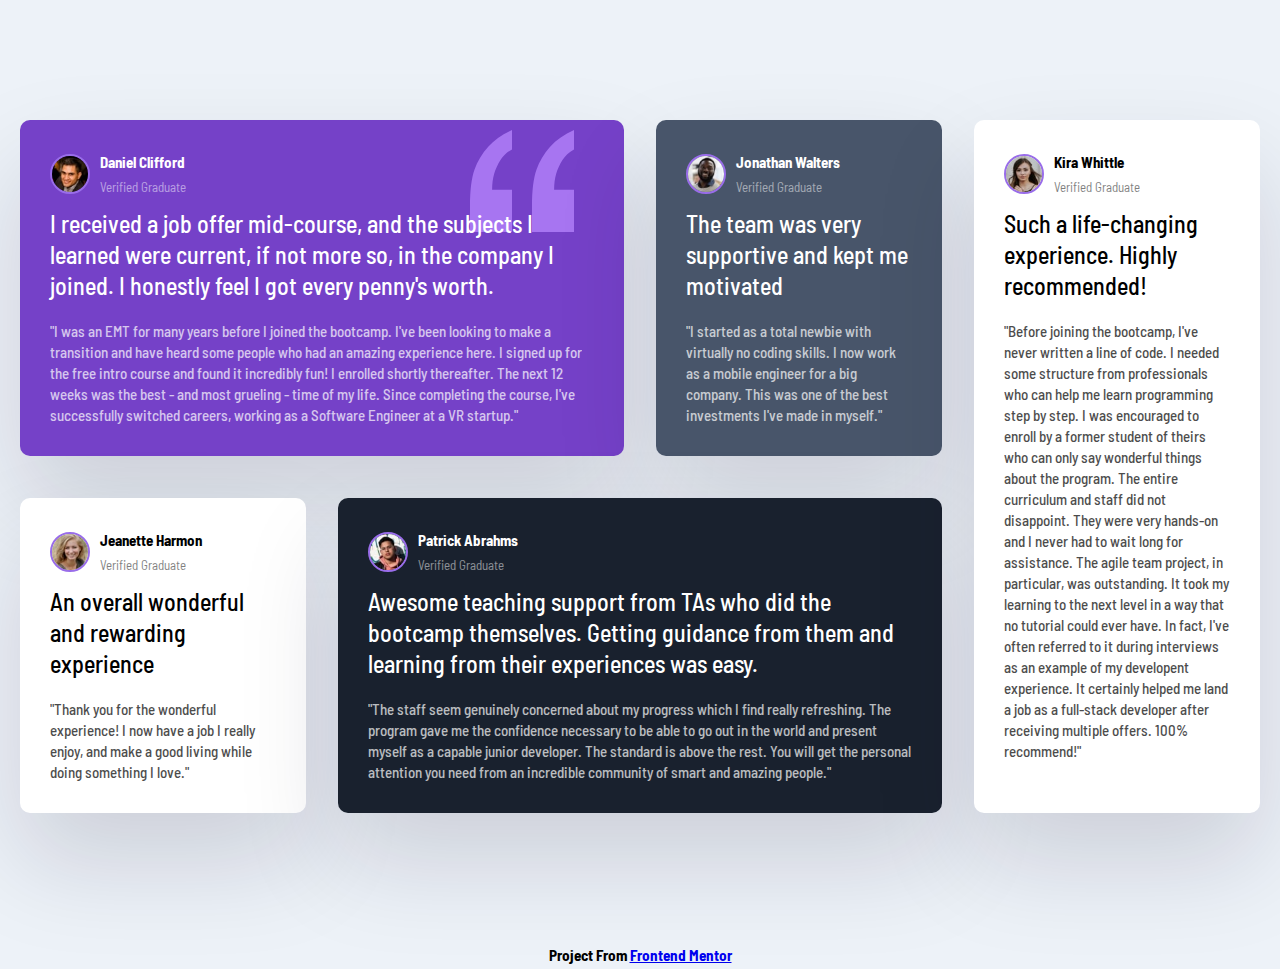
<file: project/index.html>
<!DOCTYPE html>
<html lang="en">
  <head>
    <meta charset="UTF-8" />
    <meta name="viewport" content="width=device-width, initial-scale=1.0" />
    <link rel="stylesheet" href="./style.css" />
    <title>Testimonials</title>
  </head>
  <body>
    <div class="testimonials">
      <div class="card card--bg-purple">
        <div class="card__header">
          <img src="./images/image-daniel.jpg" alt="" class="card__img" />
          <div>
            <h3>Daniel Clifford</h3>
            <p>Verified Graduate</p>
          </div>
        </div>
        <p class="card__lead">
          I received a job offer mid-course, and the subjects I learned were
          current, if not more so, in the company I joined. I honestly feel I
          got every penny's worth.
        </p>
        <p class="card__quote">
          "I was an EMT for many years before I joined the bootcamp. I've been
          looking to make a transition and have heard some people who had an
          amazing experience here. I signed up for the free intro course and
          found it incredibly fun! I enrolled shortly thereafter. The next 12
          weeks was the best - and most grueling - time of my life. Since
          completing the course, I've successfully switched careers, working as
          a Software Engineer at a VR startup."
        </p>
      </div>

      <div class="card card--bg-gray-blue">
        <header class="card__header">
          <img src="images/image-jonathan.jpg" class="card__img" alt="" />
          <div>
            <h3>Jonathan Walters</h3>
            <p>Verified Graduate</p>
          </div>
        </header>
        <p class="card__lead">
          The team was very supportive and kept me motivated
        </p>
        <p class="card__quote">
          "I started as a total newbie with virtually no coding skills. I now
          work as a mobile engineer for a big company. This was one of the best
          investments I've made in myself."
        </p>
      </div>

      <div class="card">
        <header class="card__header">
          <img src="images/image-jeanette.jpg" class="card__img" alt="" />
          <div>
            <h3>Jeanette Harmon</h3>
            <p>Verified Graduate</p>
          </div>
        </header>
        <p class="card__lead">An overall wonderful and rewarding experience</p>
        <p class="card__quote">
          "Thank you for the wonderful experience! I now have a job I really
          enjoy, and make a good living while doing something I love."
        </p>
      </div>

      <div class="card card--bg-black-blue">
        <header class="card__header">
          <img src="images/image-patrick.jpg" class="card__img" alt="" />
          <div>
            <h3>Patrick Abrahms</h3>
            <p>Verified Graduate</p>
          </div>
        </header>
        <p class="card__lead">
          Awesome teaching support from TAs who did the bootcamp themselves.
          Getting guidance from them and learning from their experiences was
          easy.
        </p>
        <p class="card__quote">
          "The staff seem genuinely concerned about my progress which I find
          really refreshing. The program gave me the confidence necessary to be
          able to go out in the world and present myself as a capable junior
          developer. The standard is above the rest. You will get the personal
          attention you need from an incredible community of smart and amazing
          people."
        </p>
      </div>

      <div class="card">
        <header class="card__header">
          <img src="images/image-kira.jpg" class="card__img" alt="" />
          <div>
            <h3>Kira Whittle</h3>
            <p>Verified Graduate</p>
          </div>
        </header>
        <p class="card__lead">
          Such a life-changing experience. Highly recommended!
        </p>
        <p class="card__quote">
          "Before joining the bootcamp, I've never written a line of code. I
          needed some structure from professionals who can help me learn
          programming step by step. I was encouraged to enroll by a former
          student of theirs who can only say wonderful things about the program.
          The entire curriculum and staff did not disappoint. They were very
          hands-on and I never had to wait long for assistance. The agile team
          project, in particular, was outstanding. It took my learning to the
          next level in a way that no tutorial could ever have. In fact, I've
          often referred to it during interviews as an example of my developent
          experience. It certainly helped me land a job as a full-stack
          developer after receiving multiple offers. 100% recommend!"
        </p>
      </div>
    </div>

    <footer>
      <h3>
        Project From
        <a
          href="https://www.frontendmentor.io/challenges/testimonials-grid-section-Nnw6J7Un7"
          >Frontend Mentor</a
        >
      </h3>
    </footer>
  </body>
</html>
</file>
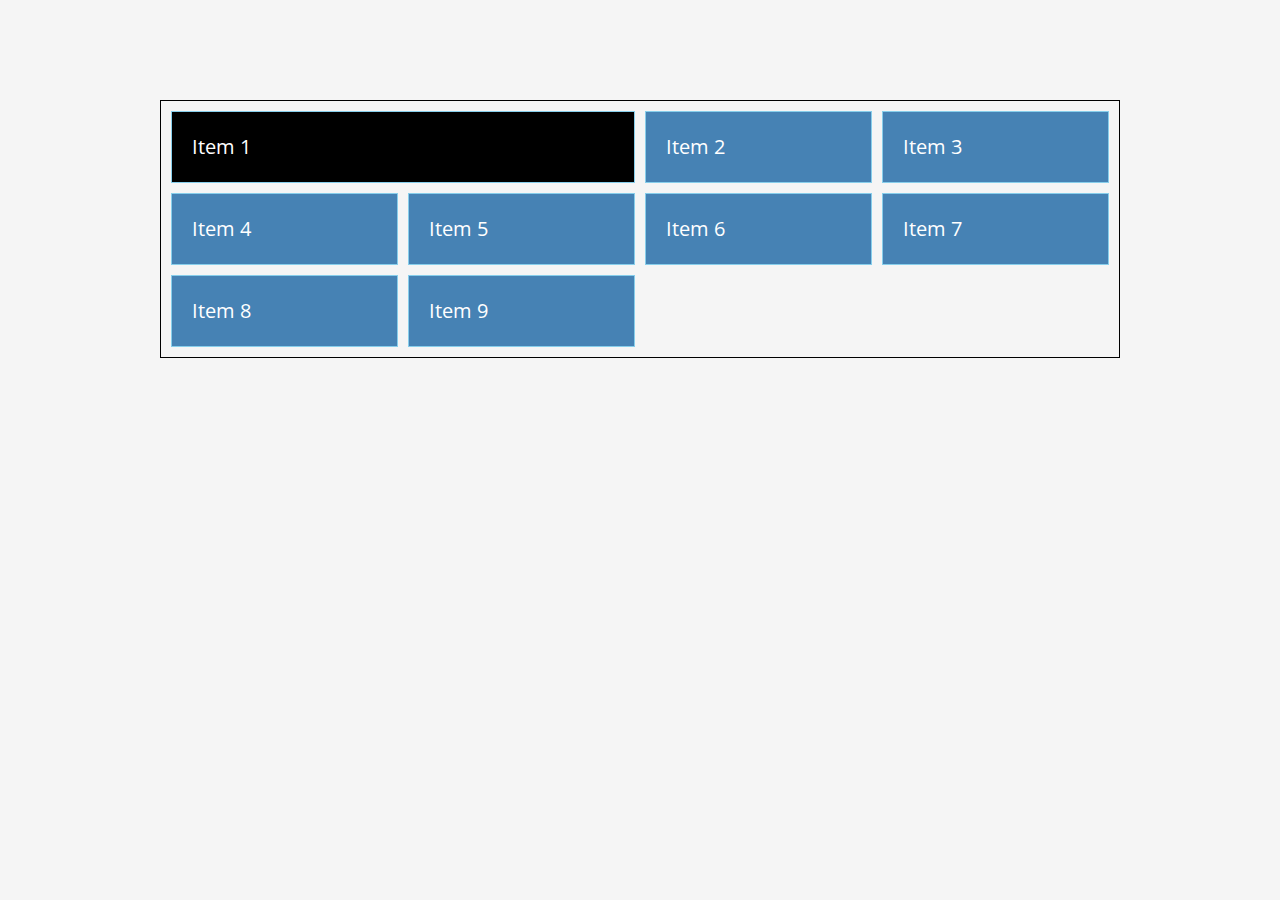
<file: sandbox/grid.html>
<!DOCTYPE html>
<html lang="en">
  <head>
    <meta charset="UTF-8" />
    <meta name="viewport" content="width=device-width initial-scale=1.0" />
    <link rel="stylesheet" href="./grid.css" />
    <title>Testimonial Page</title>
  </head>
  <body>
    <div class="container">
      <div class="item">Item 1</div>
      <div class="item">Item 2</div>
      <div class="item">Item 3</div>
      <div class="item">Item 4</div>
      <div class="item">Item 5</div>
      <div class="item">Item 6</div>
      <div class="item">Item 7</div>
      <div class="item">Item 8</div>
      <div class="item">Item 9</div>
    </div>
  </body>
</html>
</file>
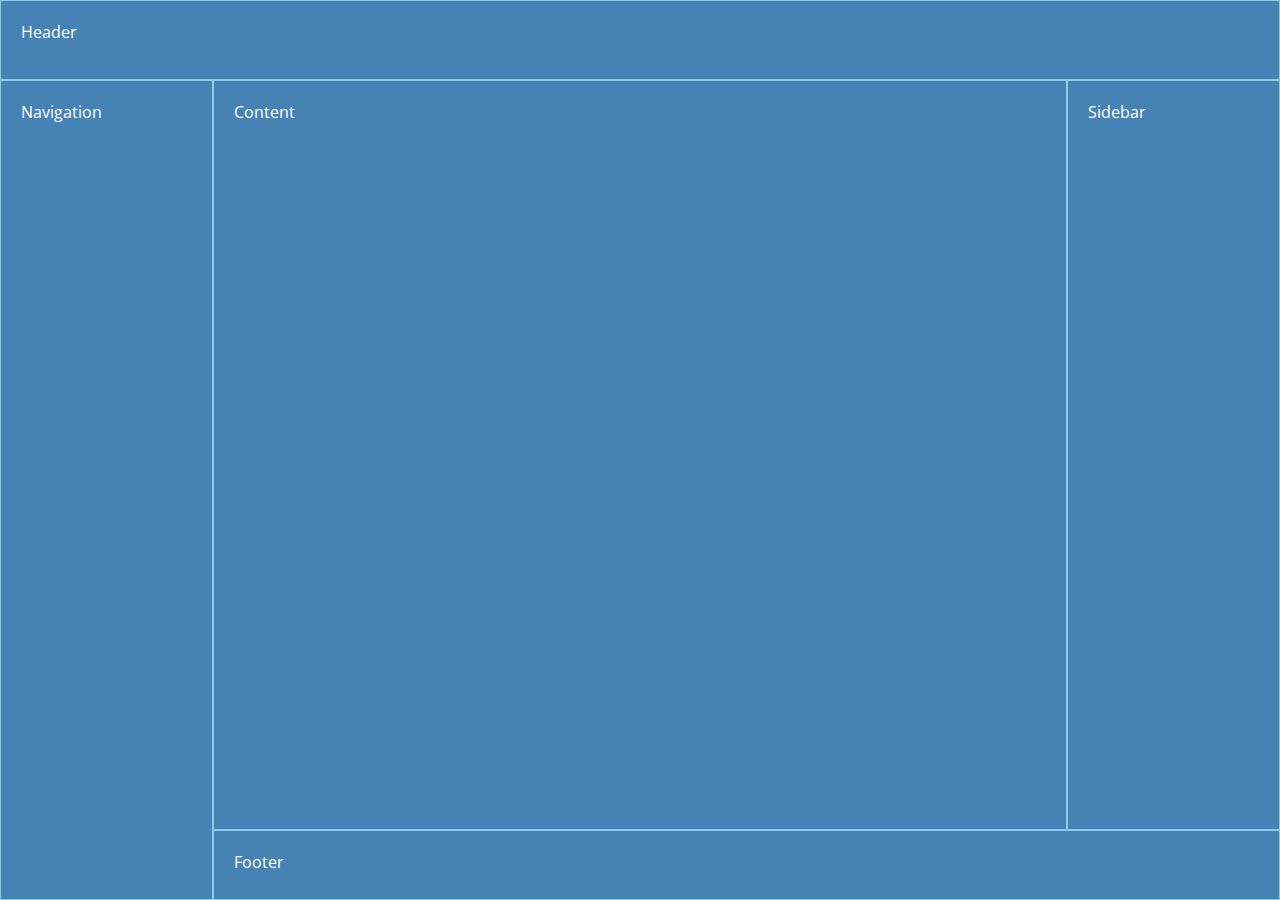
<file: sandbox/grid2.html>
<!DOCTYPE html>
<html lang="en">
  <head>
    <meta charset="UTF-8" />
    <meta name="viewport" content="width=device-width, initial-scale=1.0" />
    <link rel="stylesheet" href="./grid2.css" />
    <title>CSS Grid Template Areas</title>
  </head>
  <body>
    <header>Header</header>
    <main>Content</main>
    <nav>Navigation</nav>
    <aside>Sidebar</aside>
    <footer>Footer</footer>
  </body>
</html>
</file>
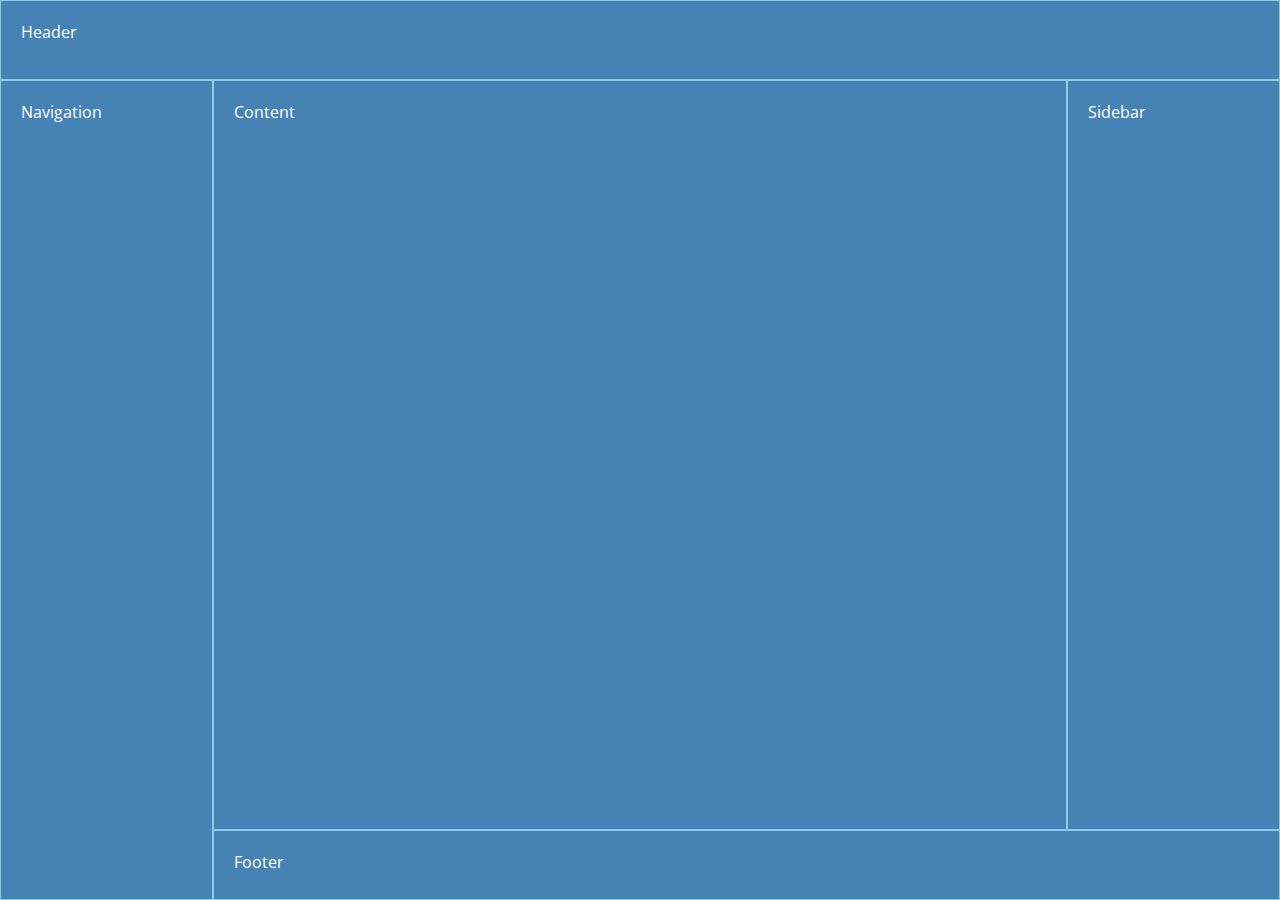
<file: sandbox/grid3.html>
<!DOCTYPE html>
<html lang="en">
  <head>
    <meta charset="UTF-8" />
    <meta name="viewport" content="width=device-width, initial-scale=1.0" />
    <link rel="stylesheet" href="./grid3.css" />
    <title>CSS Grid Template Areas</title>
  </head>
  <body>
    <header>Header</header>
    <main>Content</main>
    <nav>Navigation</nav>
    <aside>Sidebar</aside>
    <footer>Footer</footer>
  </body>
</html>
</file>
<file: project/style.css>
@import url("https://fonts.googleapis.com/css2?family=Barlow+Semi+Condensed:wght@200;300;400;700&display=swap");

* {
  box-sizing: border-box;
  margin: 0;
  padding: 0;
}

body {
  background-color: #edf2f8;
  font-family: "Barlow Semi Condensed", sans-serif;
  line-height: 1.7;
  font-size: 13px;
}

.testimonials {
  max-width: 1440px;
  margin: 100px auto;
  padding: 20px;
  display: grid;
  grid-template-columns: repeat(4, 1fr);
  gap: 2rem;
}

.card {
  background-color: #fff;
  border-radius: 10px;
  padding: 30px;
  margin-bottom: 10px;
  box-shadow: rgba(17, 12, 46, 0.15) 0px 48px 100px 0px;
}

.card__header {
  display: flex;
  align-items: center;
  margin-bottom: 10px;
}

.card__header h3 {
  font-size: 15px;
}

.card__header p {
  opacity: 50%;
}

.card__img {
  height: 40px;
  width: 40px;
  border-radius: 50%;
  border: 2px solid #996de9;
  margin-right: 10px;
}

.card__lead {
  font-size: 1.5rem;
  font-weight: 500;
  line-height: 1.3;
  margin-bottom: 20px;
}

.card__quote {
  font-size: 15px;
  font-weight: 500;
  line-height: 1.4;
  opacity: 70%;
}

.card--bg-purple {
  background-color: hsl(263, 55%, 52%);
  color: #fff;
  background-image: url("./images/bg-pattern-quotation.svg");
  background-repeat: no-repeat;
  background-position: right 10% top 10px;
}

.card--bg-gray-blue {
  background-color: hsl(217, 19%, 35%);
  color: #fff;
}

.card--bg-black-blue {
  background-color: hsl(219, 29%, 14%);
  color: #fff;
}

footer {
  text-align: center;
}

.testimonials div:nth-of-type(1) {
  grid-column: 1 / 3;
}

.testimonials div:nth-of-type(2) {
  grid-column: 3 / 4;
}

.testimonials div:nth-of-type(4) {
  grid-column: 2 / 4;
}

.testimonials div:nth-of-type(5) {
  grid-column: 4 / -1;
  grid-row: 1 / 3;
}

/* MY MEDIA QUERY */
@media (max-width: 975px) {
  .testimonials div:nth-of-type(1) {
    grid-column: 1 / 3;
  }

  .testimonials div:nth-of-type(5) {
    grid-column: 3 / -1;
    grid-row: 1 / 2;
  }

  .testimonials div:nth-of-type(2) {
    grid-column: 1 / 3;
  }

  .testimonials div:nth-of-type(4) {
    grid-column: 1 / -1;
  }

  .testimonials div:nth-of-type(3) {
    grid-column: 3 / -1;
  }
}

@media (max-width: 620px) {
  .testimonials div:nth-of-type(1) {
    grid-column: 1 / 6;
    grid-row: 1 / 2;
  }

  .testimonials div:nth-of-type(2) {
    grid-column: 1 / 6;
    grid-row: 2 / 3;
  }

  .testimonials div:nth-of-type(3) {
    grid-column: 1 / 6;
    grid-row: 3 / 4;
  }

  .testimonials div:nth-of-type(4) {
    grid-column: 1 / 6;
    grid-row: 4 / 5;
  }

  .testimonials div:nth-of-type(5) {
    grid-column: 1 / 6;
    grid-row: 5 / 6;
  }
}

/* BRAD's MEDIA QUERY */
/* @media (max-width: 768px) {
  .testimonials {
    grid-template-columns: 1fr;
    width: 100%;
  }

  .testimonials div:nth-of-type(1) {
    grid-column: 1;
  }

  .testimonials div:nth-of-type(2) {
    grid-column: 1;
    grid-row: 2;
  }

  .testimonials div:nth-of-type(4) {
    grid-column: 1;
    grid-row: 4;
  }

  .testimonials div:nth-of-type(5) {
    grid-column: 1;
    grid-row: 5;
  }
} */
</file>
<file: sandbox/grid.css>
@import url("https://fonts.googleapis.com/css2?family=Open+Sans:ital,wdth,wght@0,75..100,300..800;1,75..100,300..800&display=swap");

* {
  box-sizing: border-box;
  margin: 0;
  padding: 0;
}

body {
  font-family: "Open Sans", sans-serif;
  font-size: 16px;
  line-height: 1.5;
  background-color: #f5f5f5;
}

.container {
  border: 1px solid black;
  max-width: 960px;
  margin: 100px auto;
  padding: 10px;
  display: grid;
  grid-template-columns: repeat(auto-fill, minmax(200px, 1fr));
  gap: 10px;
  /* align-items: end; */
  /* justify-content: center; */
  /* grid-auto-rows: minmax(200px, auto); */
  /* column-gap: 10px;
  row-gap: 10px; */
  /* grid-template-rows: repeat(2, 1fr); */
}

.item {
  background-color: steelblue;
  color: #fff;
  font-size: 20px;
  padding: 20px;
  border: 1px solid skyblue;
}

.container > div:nth-of-type(1) {
  background-color: #000;
  /* grid-column-start: 1;
  grid-column-end: 3; */
  /* grid-column: 1 / span 2; */
  grid-column: 1 / 3;
}

/* .container > div:nth-of-type(3) { */
/* background-color: #333; */
/* grid-row-start: 2;
  grid-row-end: 4; */
/* grid-row: 2 / 4; */
/* grid-row: 2 / span 3;
} */

/* .container > div:nth-of-type(4) {
  background-color: #333;
  grid-row: 2 / 4;
} */

/* @media (max-width: 650px) {
  .container {
    grid-template-columns: repeat(2, 1fr);
  }

  .container > div:nth-of-type(1) {
    grid-column: 1 / 2;
  }
}

@media (max-width: 400px) {
  .container {
    grid-template-columns: 1fr;
  }

  .container > div:nth-of-type(1) {
    grid-column: 1 / 2;
  }
} */
</file>
<file: sandbox/grid2.css>
@import url("https://fonts.googleapis.com/css2?family=Open+Sans:ital,wdth,wght@0,75..100,300..800;1,75..100,300..800&display=swap");

* {
  box-sizing: border-box;
  margin: 0;
  padding: 0;
}

body {
  font-family: "Open Sans", sans-serif;
  font-size: 16px;
  height: 100vh;
  display: grid;
  grid-template-areas:
    "header header header"
    "nav content sidebar"
    "nav footer footer";
  grid-template-columns: 1fr 4fr 1fr;
  grid-template-rows: 80px 1fr 70px;
}

header,
main,
nav,
aside,
footer {
  background-color: steelblue;
  color: #fff;
  padding: 20px;
  border: 1px solid skyblue;
}

header {
  grid-area: header;
}

nav {
  grid-area: nav;
}

main {
  grid-area: content;
}

aside {
  grid-area: sidebar;
}

footer {
  grid-area: footer;
}
</file>
<file: sandbox/grid3.css>
/* DOING SAME THING IN grid2.css WITHOUT grid-template-areas */

@import url("https://fonts.googleapis.com/css2?family=Open+Sans:ital,wdth,wght@0,75..100,300..800;1,75..100,300..800&display=swap");

* {
  box-sizing: border-box;
  margin: 0;
  padding: 0;
}

body {
  font-family: "Open Sans", sans-serif;
  font-size: 16px;
  height: 100vh;
  display: grid;
  grid-template-columns: 1fr 4fr 1fr;
  grid-template-rows: 80px 1fr 70px;
}

header,
main,
nav,
aside,
footer {
  background-color: steelblue;
  color: #fff;
  padding: 20px;
  border: 1px solid skyblue;
}

header {
  grid-column: 1 / -1;
}

nav {
  grid-column: 1 / 2;
  grid-row: 2 / -1;
}

main {
  grid-column: 2 / 3;
}

aside {
  grid-column: 3 / -1;
  grid-row: 2 / 3;
}

footer {
  grid-column: 2 / -1;
}
</file>
